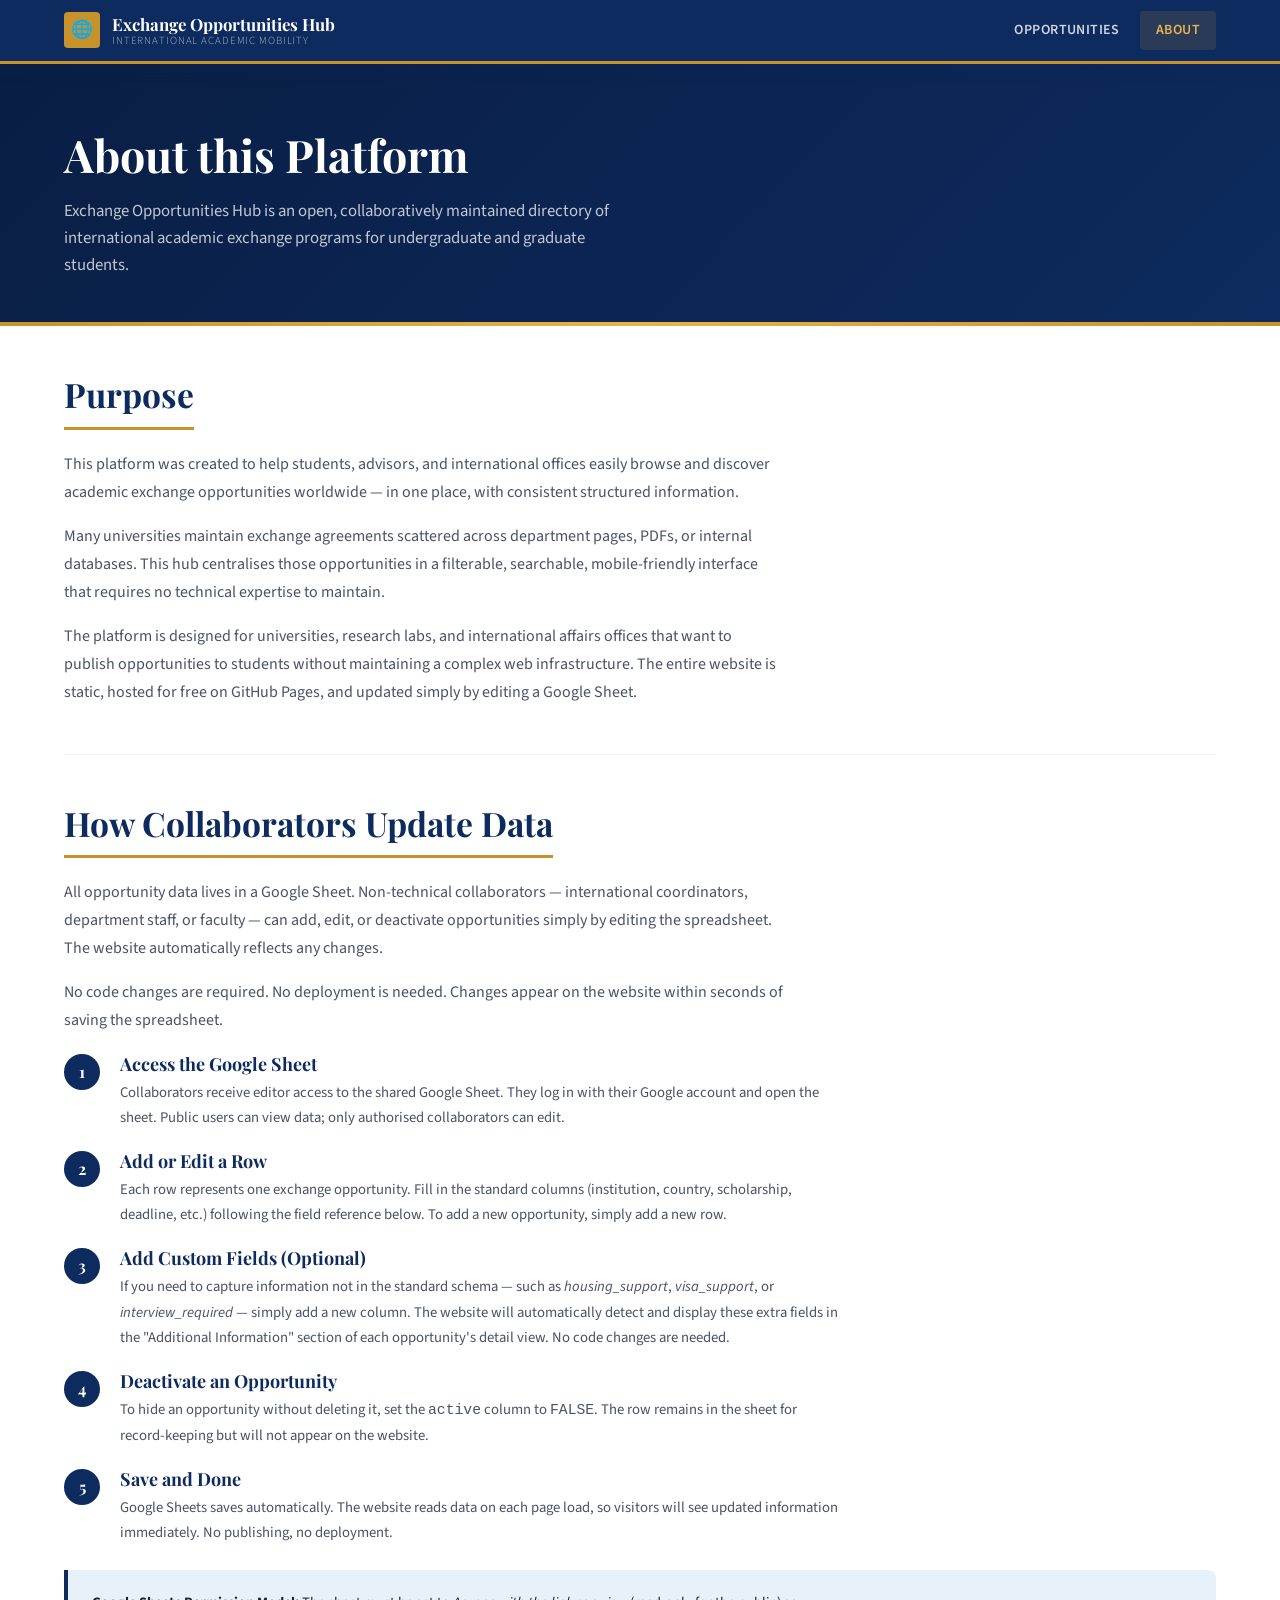
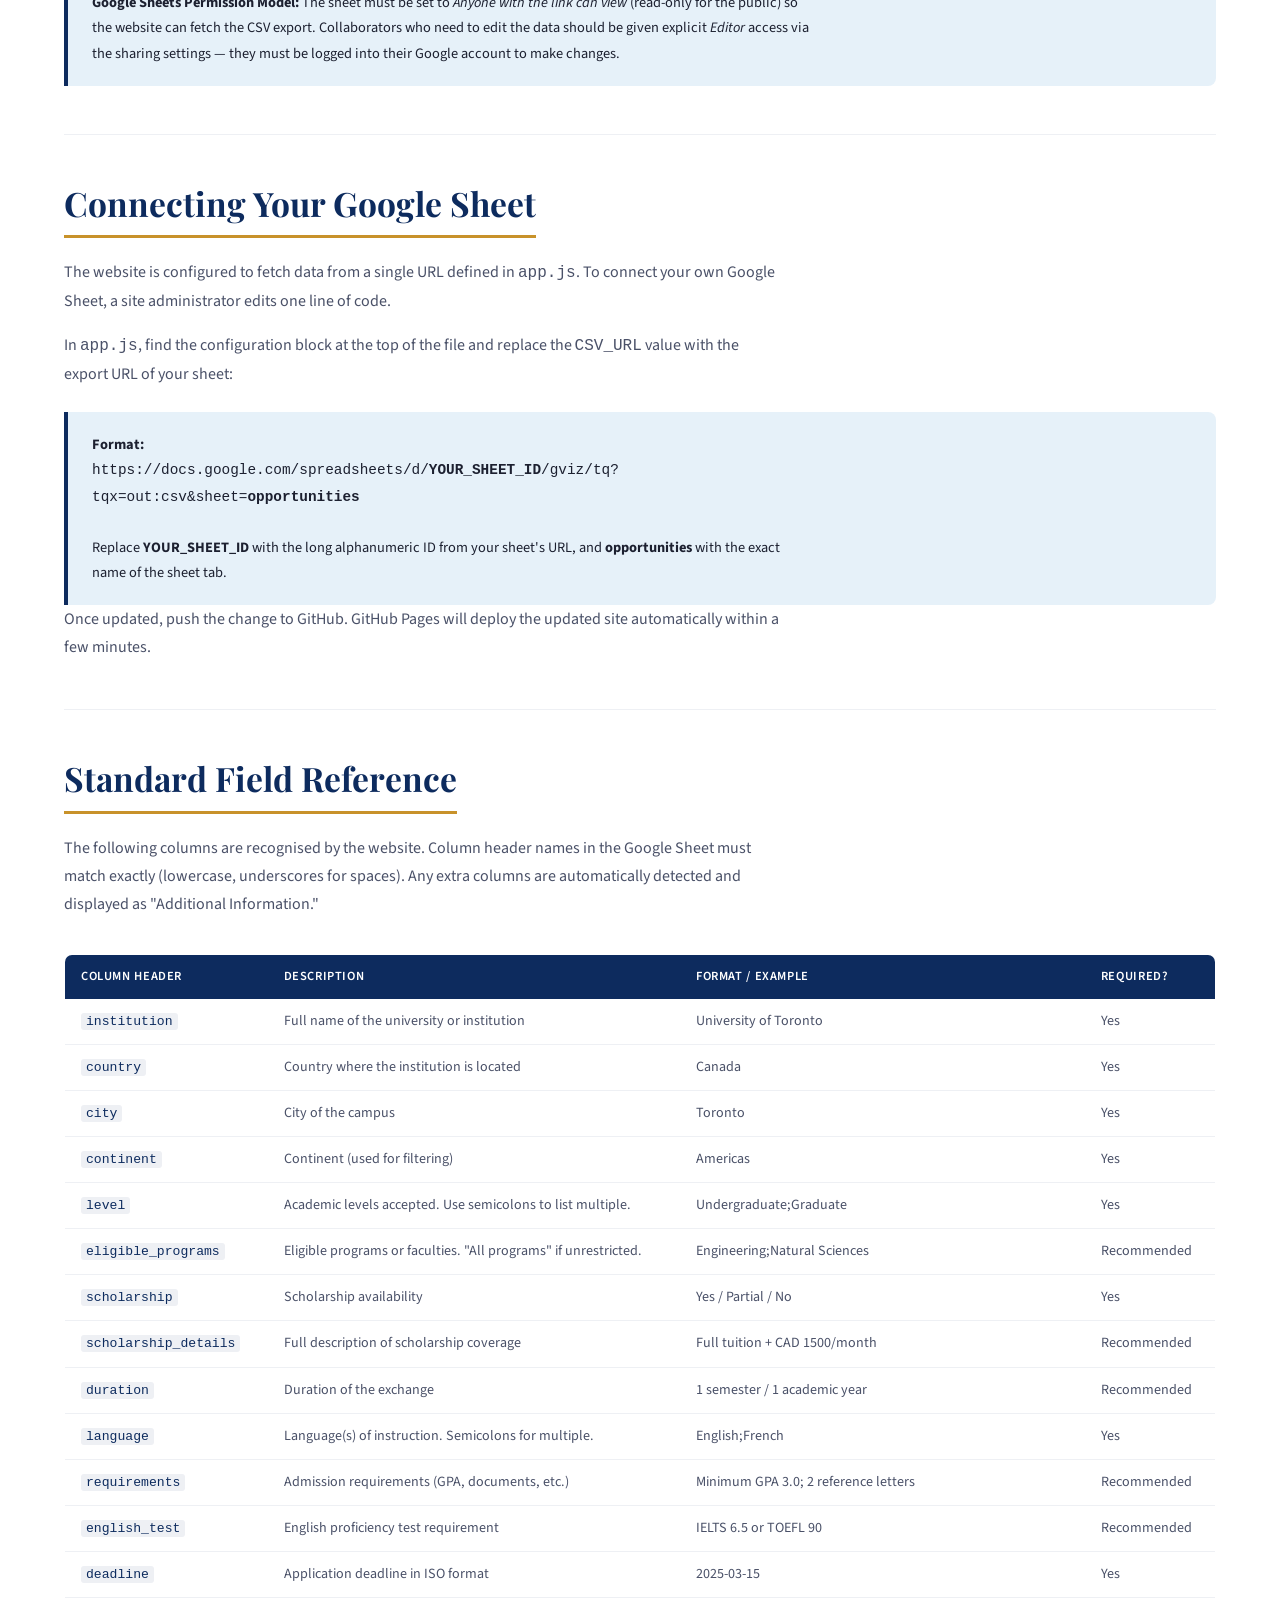
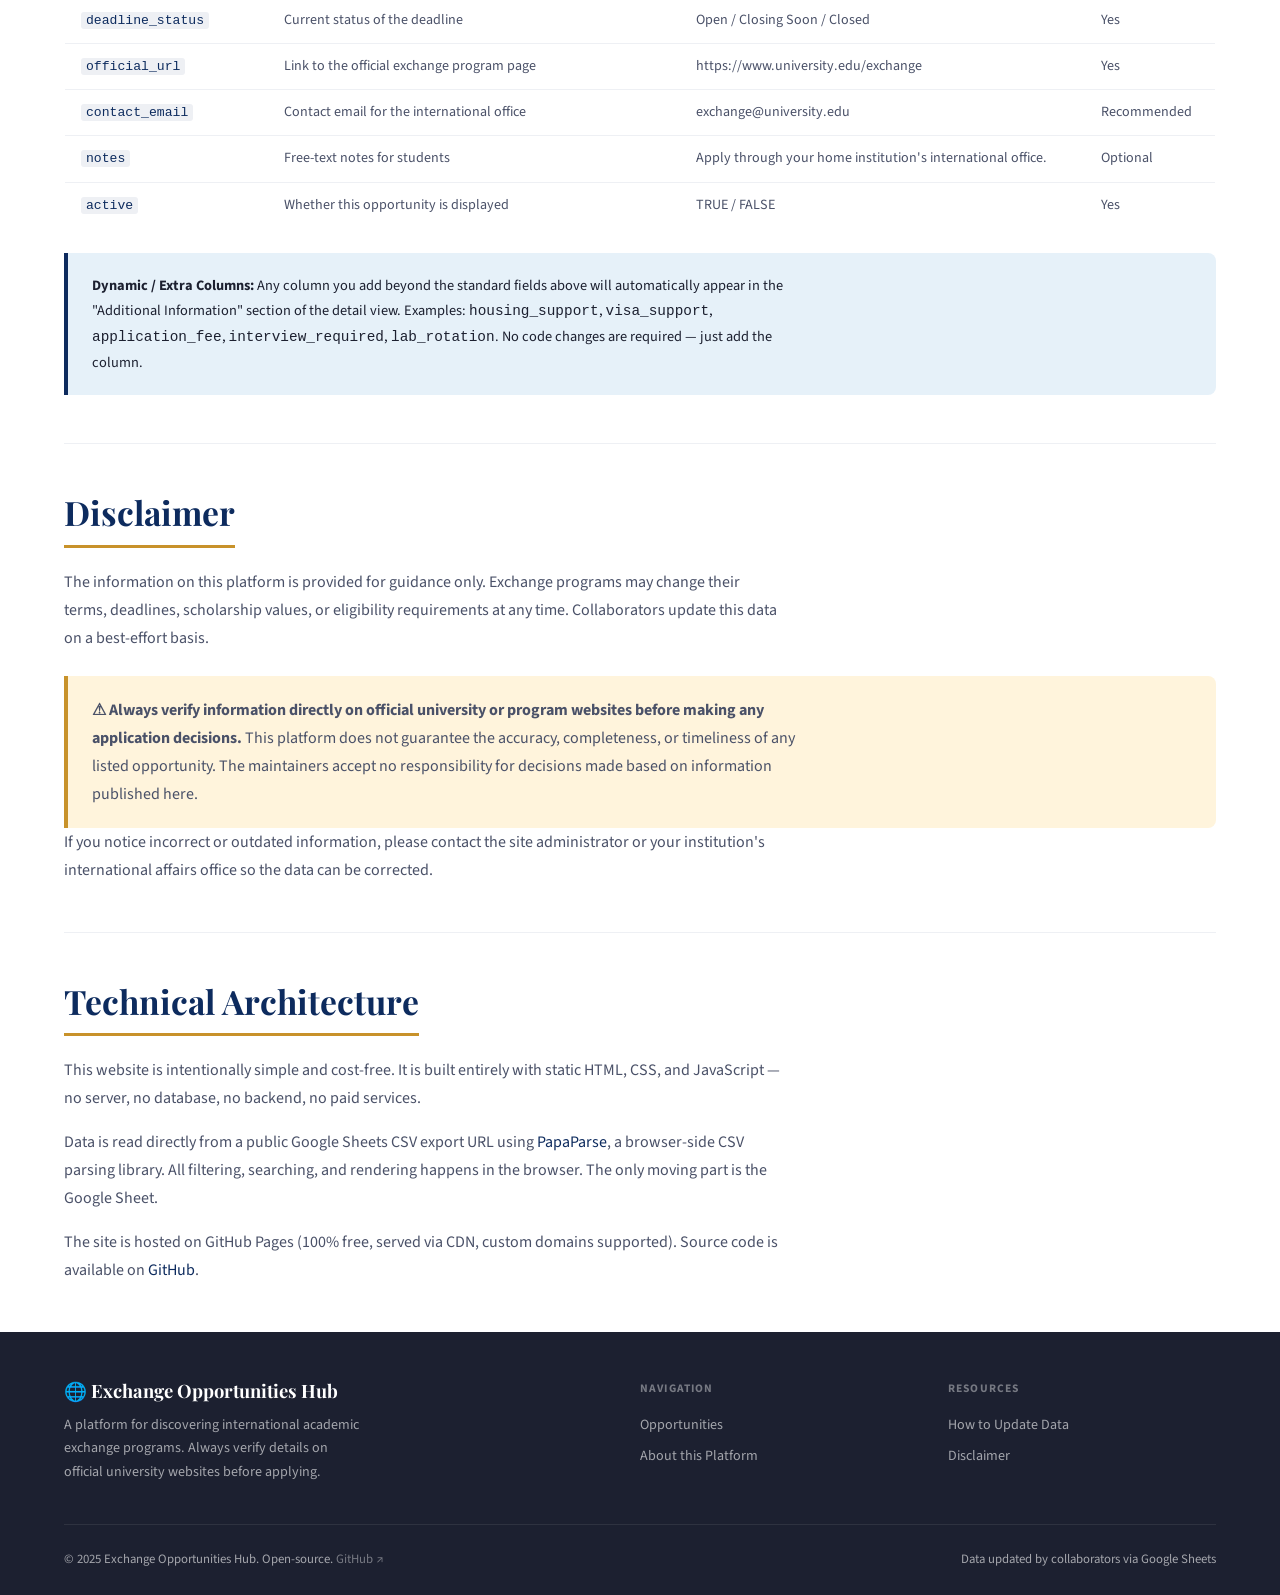
<file: about.html>
<!DOCTYPE html>
<html lang="en">
<head>
  <meta charset="UTF-8" />
  <meta name="viewport" content="width=device-width, initial-scale=1.0" />
  <meta name="description" content="About the Exchange Opportunities Hub — learn how the platform works, how data is updated, and our disclaimer." />
  <meta name="theme-color" content="#0D2B5E" />

  <title>About — Exchange Opportunities Hub</title>

  <link rel="stylesheet" href="styles.css" />
</head>
<body>

  <!-- ════════════════════════════════════════════
       HEADER / NAVIGATION
  ════════════════════════════════════════════ -->
  <header class="site-header" role="banner">
    <div class="container header-inner">

      <a href="index.html" class="site-logo" aria-label="Exchange Opportunities Hub — Home">
        <div class="logo-icon" aria-hidden="true">🌐</div>
        <div class="logo-text">
          Exchange Opportunities Hub
          <span>International Academic Mobility</span>
        </div>
      </a>

      <button class="nav-toggle" id="nav-toggle" aria-label="Toggle navigation menu" aria-expanded="false" aria-controls="site-nav">
        <span></span>
        <span></span>
        <span></span>
      </button>

      <nav class="site-nav" id="site-nav" role="navigation" aria-label="Main navigation">
        <a href="index.html" class="nav-link">Opportunities</a>
        <a href="about.html" class="nav-link active">About</a>
      </nav>

    </div>
  </header>

  <!-- ════════════════════════════════════════════
       ABOUT HERO
  ════════════════════════════════════════════ -->
  <section class="about-hero" aria-labelledby="about-heading">
    <div class="container">
      <h1 id="about-heading">About this Platform</h1>
      <p>
        Exchange Opportunities Hub is an open, collaboratively maintained directory of international
        academic exchange programs for undergraduate and graduate students.
      </p>
    </div>
  </section>

  <!-- ════════════════════════════════════════════
       MAIN CONTENT
  ════════════════════════════════════════════ -->
  <main role="main" id="main-content">
    <div class="container">

      <!-- ── Purpose ── -->
      <section class="about-section" aria-labelledby="purpose-heading">
        <h2 id="purpose-heading">Purpose</h2>

        <p>
          This platform was created to help students, advisors, and international offices easily browse
          and discover academic exchange opportunities worldwide — in one place, with consistent
          structured information.
        </p>

        <p>
          Many universities maintain exchange agreements scattered across department pages, PDFs, or
          internal databases. This hub centralises those opportunities in a filterable, searchable,
          mobile-friendly interface that requires no technical expertise to maintain.
        </p>

        <p>
          The platform is designed for universities, research labs, and international affairs offices
          that want to publish opportunities to students without maintaining a complex web infrastructure.
          The entire website is static, hosted for free on GitHub Pages, and updated simply by editing
          a Google Sheet.
        </p>
      </section>

      <!-- ── How data is updated ── -->
      <section class="about-section" id="update-data" aria-labelledby="update-heading">
        <h2 id="update-heading">How Collaborators Update Data</h2>

        <p>
          All opportunity data lives in a Google Sheet. Non-technical collaborators — international
          coordinators, department staff, or faculty — can add, edit, or deactivate opportunities
          simply by editing the spreadsheet. The website automatically reflects any changes.
        </p>

        <p>
          No code changes are required. No deployment is needed. Changes appear on the website within
          seconds of saving the spreadsheet.
        </p>

        <div class="steps-list" role="list">

          <div class="step-item" role="listitem">
            <div class="step-number" aria-hidden="true">1</div>
            <div class="step-content">
              <h4>Access the Google Sheet</h4>
              <p>
                Collaborators receive editor access to the shared Google Sheet. They log in with their
                Google account and open the sheet. Public users can view data; only authorised
                collaborators can edit.
              </p>
            </div>
          </div>

          <div class="step-item" role="listitem">
            <div class="step-number" aria-hidden="true">2</div>
            <div class="step-content">
              <h4>Add or Edit a Row</h4>
              <p>
                Each row represents one exchange opportunity. Fill in the standard columns
                (institution, country, scholarship, deadline, etc.) following the field reference
                below. To add a new opportunity, simply add a new row.
              </p>
            </div>
          </div>

          <div class="step-item" role="listitem">
            <div class="step-number" aria-hidden="true">3</div>
            <div class="step-content">
              <h4>Add Custom Fields (Optional)</h4>
              <p>
                If you need to capture information not in the standard schema — such as
                <em>housing_support</em>, <em>visa_support</em>, or <em>interview_required</em> —
                simply add a new column. The website will automatically detect and display
                these extra fields in the "Additional Information" section of each opportunity's
                detail view. No code changes are needed.
              </p>
            </div>
          </div>

          <div class="step-item" role="listitem">
            <div class="step-number" aria-hidden="true">4</div>
            <div class="step-content">
              <h4>Deactivate an Opportunity</h4>
              <p>
                To hide an opportunity without deleting it, set the <code>active</code> column to
                <code>FALSE</code>. The row remains in the sheet for record-keeping but will not
                appear on the website.
              </p>
            </div>
          </div>

          <div class="step-item" role="listitem">
            <div class="step-number" aria-hidden="true">5</div>
            <div class="step-content">
              <h4>Save and Done</h4>
              <p>
                Google Sheets saves automatically. The website reads data on each page load, so
                visitors will see updated information immediately. No publishing, no deployment.
              </p>
            </div>
          </div>

        </div>

        <div class="info-box">
          <p>
            <strong>Google Sheets Permission Model:</strong> The sheet must be set to
            <em>Anyone with the link can view</em> (read-only for the public) so the website
            can fetch the CSV export. Collaborators who need to edit the data should be given
            explicit <em>Editor</em> access via the sharing settings — they must be logged into
            their Google account to make changes.
          </p>
        </div>

      </section>

      <!-- ── Google Sheets Setup ── -->
      <section class="about-section" aria-labelledby="sheets-heading">
        <h2 id="sheets-heading">Connecting Your Google Sheet</h2>

        <p>
          The website is configured to fetch data from a single URL defined in <code>app.js</code>.
          To connect your own Google Sheet, a site administrator edits one line of code.
        </p>

        <p>
          In <code>app.js</code>, find the configuration block at the top of the file and replace
          the <code>CSV_URL</code> value with the export URL of your sheet:
        </p>

        <div class="info-box">
          <p>
            <strong>Format:</strong><br>
            <code>
              https://docs.google.com/spreadsheets/d/<strong>YOUR_SHEET_ID</strong>/gviz/tq?tqx=out:csv&amp;sheet=<strong>opportunities</strong>
            </code><br><br>
            Replace <strong>YOUR_SHEET_ID</strong> with the long alphanumeric ID from your sheet's
            URL, and <strong>opportunities</strong> with the exact name of the sheet tab.
          </p>
        </div>

        <p>
          Once updated, push the change to GitHub. GitHub Pages will deploy the updated site
          automatically within a few minutes.
        </p>
      </section>

      <!-- ── Field Reference ── -->
      <section class="about-section" aria-labelledby="fields-heading">
        <h2 id="fields-heading">Standard Field Reference</h2>

        <p>
          The following columns are recognised by the website. Column header names in the Google
          Sheet must match exactly (lowercase, underscores for spaces). Any extra columns are
          automatically detected and displayed as "Additional Information."
        </p>

        <div style="overflow-x:auto;">
          <table class="fields-table" aria-label="Standard data fields">
            <thead>
              <tr>
                <th>Column Header</th>
                <th>Description</th>
                <th>Format / Example</th>
                <th>Required?</th>
              </tr>
            </thead>
            <tbody>
              <tr>
                <td><code>institution</code></td>
                <td>Full name of the university or institution</td>
                <td>University of Toronto</td>
                <td>Yes</td>
              </tr>
              <tr>
                <td><code>country</code></td>
                <td>Country where the institution is located</td>
                <td>Canada</td>
                <td>Yes</td>
              </tr>
              <tr>
                <td><code>city</code></td>
                <td>City of the campus</td>
                <td>Toronto</td>
                <td>Yes</td>
              </tr>
              <tr>
                <td><code>continent</code></td>
                <td>Continent (used for filtering)</td>
                <td>Americas</td>
                <td>Yes</td>
              </tr>
              <tr>
                <td><code>level</code></td>
                <td>Academic levels accepted. Use semicolons to list multiple.</td>
                <td>Undergraduate;Graduate</td>
                <td>Yes</td>
              </tr>
              <tr>
                <td><code>eligible_programs</code></td>
                <td>Eligible programs or faculties. "All programs" if unrestricted.</td>
                <td>Engineering;Natural Sciences</td>
                <td>Recommended</td>
              </tr>
              <tr>
                <td><code>scholarship</code></td>
                <td>Scholarship availability</td>
                <td>Yes / Partial / No</td>
                <td>Yes</td>
              </tr>
              <tr>
                <td><code>scholarship_details</code></td>
                <td>Full description of scholarship coverage</td>
                <td>Full tuition + CAD 1500/month</td>
                <td>Recommended</td>
              </tr>
              <tr>
                <td><code>duration</code></td>
                <td>Duration of the exchange</td>
                <td>1 semester / 1 academic year</td>
                <td>Recommended</td>
              </tr>
              <tr>
                <td><code>language</code></td>
                <td>Language(s) of instruction. Semicolons for multiple.</td>
                <td>English;French</td>
                <td>Yes</td>
              </tr>
              <tr>
                <td><code>requirements</code></td>
                <td>Admission requirements (GPA, documents, etc.)</td>
                <td>Minimum GPA 3.0; 2 reference letters</td>
                <td>Recommended</td>
              </tr>
              <tr>
                <td><code>english_test</code></td>
                <td>English proficiency test requirement</td>
                <td>IELTS 6.5 or TOEFL 90</td>
                <td>Recommended</td>
              </tr>
              <tr>
                <td><code>deadline</code></td>
                <td>Application deadline in ISO format</td>
                <td>2025-03-15</td>
                <td>Yes</td>
              </tr>
              <tr>
                <td><code>deadline_status</code></td>
                <td>Current status of the deadline</td>
                <td>Open / Closing Soon / Closed</td>
                <td>Yes</td>
              </tr>
              <tr>
                <td><code>official_url</code></td>
                <td>Link to the official exchange program page</td>
                <td>https://www.university.edu/exchange</td>
                <td>Yes</td>
              </tr>
              <tr>
                <td><code>contact_email</code></td>
                <td>Contact email for the international office</td>
                <td>exchange@university.edu</td>
                <td>Recommended</td>
              </tr>
              <tr>
                <td><code>notes</code></td>
                <td>Free-text notes for students</td>
                <td>Apply through your home institution's international office.</td>
                <td>Optional</td>
              </tr>
              <tr>
                <td><code>active</code></td>
                <td>Whether this opportunity is displayed</td>
                <td>TRUE / FALSE</td>
                <td>Yes</td>
              </tr>
            </tbody>
          </table>
        </div>

        <div class="info-box" style="margin-top: var(--space-6);">
          <p>
            <strong>Dynamic / Extra Columns:</strong> Any column you add beyond the standard fields
            above will automatically appear in the "Additional Information" section of the detail
            view. Examples: <code>housing_support</code>, <code>visa_support</code>,
            <code>application_fee</code>, <code>interview_required</code>, <code>lab_rotation</code>.
            No code changes are required — just add the column.
          </p>
        </div>

      </section>

      <!-- ── Disclaimer ── -->
      <section class="about-section" id="disclaimer" aria-labelledby="disclaimer-heading">
        <h2 id="disclaimer-heading">Disclaimer</h2>

        <p>
          The information on this platform is provided for guidance only. Exchange programs may
          change their terms, deadlines, scholarship values, or eligibility requirements at any time.
          Collaborators update this data on a best-effort basis.
        </p>

        <div class="warning-box">
          <p>
            <strong>⚠ Always verify information directly on official university or program websites
            before making any application decisions.</strong> This platform does not guarantee the
            accuracy, completeness, or timeliness of any listed opportunity. The maintainers accept
            no responsibility for decisions made based on information published here.
          </p>
        </div>

        <p>
          If you notice incorrect or outdated information, please contact the site administrator
          or your institution's international affairs office so the data can be corrected.
        </p>

      </section>

      <!-- ── Technical / Open Source ── -->
      <section class="about-section" aria-labelledby="tech-heading">
        <h2 id="tech-heading">Technical Architecture</h2>

        <p>
          This website is intentionally simple and cost-free. It is built entirely with static HTML,
          CSS, and JavaScript — no server, no database, no backend, no paid services.
        </p>

        <p>
          Data is read directly from a public Google Sheets CSV export URL using
          <a href="https://www.papaparse.com" target="_blank" rel="noopener noreferrer">PapaParse</a>,
          a browser-side CSV parsing library. All filtering, searching, and rendering happens in the
          browser. The only moving part is the Google Sheet.
        </p>

        <p>
          The site is hosted on GitHub Pages (100% free, served via CDN, custom domains supported).
          Source code is available on
          <a href="https://github.com/bme-research/exchangeopportunitieshub"
            target="_blank" rel="noopener noreferrer">GitHub</a>.
        </p>

      </section>

    </div><!-- /container -->
  </main>

  <!-- ════════════════════════════════════════════
       FOOTER
  ════════════════════════════════════════════ -->
  <footer class="site-footer" role="contentinfo">
    <div class="container">
      <div class="footer-inner">

        <div class="footer-brand">
          <span class="logo-text">🌐 Exchange Opportunities Hub</span>
          <p>
            A platform for discovering international academic exchange programs.
            Always verify details on official university websites before applying.
          </p>
        </div>

        <div>
          <div class="footer-col-title">Navigation</div>
          <div class="footer-links">
            <a href="index.html">Opportunities</a>
            <a href="about.html">About this Platform</a>
          </div>
        </div>

        <div>
          <div class="footer-col-title">Resources</div>
          <div class="footer-links">
            <a href="about.html#update-data">How to Update Data</a>
            <a href="about.html#disclaimer">Disclaimer</a>
          </div>
        </div>

      </div>

      <div class="footer-bottom">
        <span>© 2025 Exchange Opportunities Hub. Open-source. <a href="https://github.com/bme-research/exchangeopportunitieshub" target="_blank" rel="noopener noreferrer">GitHub ↗</a></span>
        <span>Data updated by collaborators via Google Sheets</span>
      </div>

    </div>
  </footer>

  <!-- Application JS (handles nav toggle) -->
  <script src="app.js"></script>

</body>
</html>
</file>
<file: styles.css>
/* ============================================================
   Exchange Opportunities Hub — Stylesheet
   Institutional / University Design System
   ============================================================ */

/* ── Google Fonts ─────────────────────────────────────────── */
@import url('https://fonts.googleapis.com/css2?family=Playfair+Display:wght@600;700&family=Source+Sans+3:ital,wght@0,300;0,400;0,600;0,700;1,400&display=swap');

/* ── CSS Custom Properties ────────────────────────────────── */
:root {
  /* Core palette */
  --color-primary:       #0D2B5E;   /* deep institutional navy */
  --color-primary-dark:  #091E45;
  --color-primary-light: #1A3F7A;
  --color-accent:        #C8922A;   /* academic gold */
  --color-accent-light:  #E8B34B;

  /* Neutrals */
  --color-white:         #FFFFFF;
  --color-gray-50:       #F7F8FA;
  --color-gray-100:      #EEF0F4;
  --color-gray-200:      #DEE1E8;
  --color-gray-300:      #BCC1CC;
  --color-gray-500:      #7A8196;
  --color-gray-700:      #4A5168;
  --color-gray-900:      #1C2030;

  /* Semantic */
  --color-success:       #1A6B3C;
  --color-success-bg:    #EAF6EF;
  --color-warning:       #8B5A00;
  --color-warning-bg:    #FFF4DC;
  --color-danger:        #8B1A1A;
  --color-danger-bg:     #FCEAEA;
  --color-info:          #0D4D7A;
  --color-info-bg:       #E6F1F9;

  /* Typography */
  --font-display:  'Playfair Display', Georgia, serif;
  --font-body:     'Source Sans 3', 'Helvetica Neue', Arial, sans-serif;

  /* Spacing scale */
  --space-1:  4px;
  --space-2:  8px;
  --space-3:  12px;
  --space-4:  16px;
  --space-5:  20px;
  --space-6:  24px;
  --space-8:  32px;
  --space-10: 40px;
  --space-12: 48px;
  --space-16: 64px;
  --space-20: 80px;

  /* Borders & Radii */
  --radius-sm:  4px;
  --radius-md:  8px;
  --radius-lg:  12px;
  --radius-xl:  16px;

  /* Shadows */
  --shadow-sm:  0 1px 3px rgba(13,43,94,0.08), 0 1px 2px rgba(13,43,94,0.06);
  --shadow-md:  0 4px 12px rgba(13,43,94,0.10), 0 2px 4px rgba(13,43,94,0.07);
  --shadow-lg:  0 12px 32px rgba(13,43,94,0.14), 0 4px 8px rgba(13,43,94,0.08);
  --shadow-xl:  0 24px 48px rgba(13,43,94,0.18), 0 8px 16px rgba(13,43,94,0.10);

  /* Transitions */
  --transition-fast:   150ms ease;
  --transition-normal: 250ms ease;
  --transition-slow:   400ms ease;

  /* Layout */
  --container-max:  1200px;
  --header-height:  64px;
}

/* ── Reset & Base ─────────────────────────────────────────── */
*, *::before, *::after {
  box-sizing: border-box;
  margin: 0;
  padding: 0;
}

html {
  font-size: 16px;
  scroll-behavior: smooth;
  -webkit-text-size-adjust: 100%;
}

body {
  font-family: var(--font-body);
  font-size: 1rem;
  font-weight: 400;
  line-height: 1.6;
  color: var(--color-gray-900);
  background: var(--color-white);
  -webkit-font-smoothing: antialiased;
  -moz-osx-font-smoothing: grayscale;
}

img { display: block; max-width: 100%; }
a  { color: var(--color-primary); text-decoration: none; }
a:hover { text-decoration: underline; }

ul, ol { list-style: none; }

/* ── Typography helpers ───────────────────────────────────── */
.display-font { font-family: var(--font-display); }

h1, h2, h3, h4, h5 {
  font-family: var(--font-display);
  font-weight: 700;
  line-height: 1.2;
  color: var(--color-primary);
}

h1 { font-size: clamp(1.75rem, 4vw, 2.8rem); }
h2 { font-size: clamp(1.4rem, 3vw, 2.1rem); }
h3 { font-size: clamp(1.15rem, 2.5vw, 1.5rem); }
h4 { font-size: 1.125rem; }

/* ── Layout Utilities ─────────────────────────────────────── */
.container {
  width: 100%;
  max-width: var(--container-max);
  margin: 0 auto;
  padding: 0 var(--space-6);
}

@media (max-width: 640px) {
  .container { padding: 0 var(--space-4); }
}

.section-pad {
  padding: var(--space-16) 0;
}

.sr-only {
  position: absolute;
  width: 1px; height: 1px;
  padding: 0; margin: -1px;
  overflow: hidden;
  clip: rect(0,0,0,0);
  white-space: nowrap;
  border: 0;
}

/* ── Header / Navigation ──────────────────────────────────── */
.site-header {
  position: sticky;
  top: 0;
  z-index: 100;
  background: var(--color-primary);
  border-bottom: 3px solid var(--color-accent);
  height: var(--header-height);
  display: flex;
  align-items: center;
  box-shadow: 0 2px 16px rgba(13,43,94,0.25);
}

.header-inner {
  display: flex;
  align-items: center;
  justify-content: space-between;
  width: 100%;
}

.site-logo {
  display: flex;
  align-items: center;
  gap: var(--space-3);
  text-decoration: none;
  flex-shrink: 0;
}

.logo-icon {
  width: 36px;
  height: 36px;
  background: var(--color-accent);
  border-radius: var(--radius-sm);
  display: flex;
  align-items: center;
  justify-content: center;
  font-size: 1.1rem;
  flex-shrink: 0;
}

.logo-text {
  font-family: var(--font-display);
  font-size: 1.05rem;
  font-weight: 700;
  color: var(--color-white);
  line-height: 1.2;
}

.logo-text span {
  display: block;
  font-family: var(--font-body);
  font-size: 0.68rem;
  font-weight: 300;
  letter-spacing: 0.08em;
  text-transform: uppercase;
  color: rgba(255,255,255,0.65);
}

.site-nav {
  display: flex;
  align-items: center;
  gap: var(--space-1);
}

.nav-link {
  font-family: var(--font-body);
  font-size: 0.875rem;
  font-weight: 600;
  letter-spacing: 0.03em;
  text-transform: uppercase;
  color: rgba(255,255,255,0.8);
  text-decoration: none;
  padding: var(--space-2) var(--space-4);
  border-radius: var(--radius-sm);
  transition: color var(--transition-fast), background var(--transition-fast);
}

.nav-link:hover {
  color: var(--color-white);
  background: rgba(255,255,255,0.10);
  text-decoration: none;
}

.nav-link.active {
  color: var(--color-accent-light);
  background: rgba(200,146,42,0.15);
}

/* Mobile nav toggle */
.nav-toggle {
  display: none;
  flex-direction: column;
  gap: 5px;
  background: none;
  border: none;
  cursor: pointer;
  padding: var(--space-2);
}

.nav-toggle span {
  display: block;
  width: 22px;
  height: 2px;
  background: var(--color-white);
  border-radius: 2px;
  transition: transform var(--transition-normal), opacity var(--transition-normal);
}

@media (max-width: 680px) {
  .nav-toggle { display: flex; }

  .site-nav {
    position: absolute;
    top: var(--header-height);
    left: 0;
    right: 0;
    background: var(--color-primary-dark);
    flex-direction: column;
    align-items: stretch;
    gap: 0;
    border-top: 1px solid rgba(255,255,255,0.1);
    display: none;
    z-index: 200;
  }

  .site-nav.open {
    display: flex;
  }

  .nav-link {
    padding: var(--space-4) var(--space-6);
    border-radius: 0;
    border-bottom: 1px solid rgba(255,255,255,0.07);
    font-size: 0.9rem;
  }
}

/* ── Hero Section ─────────────────────────────────────────── */
.hero {
  background: linear-gradient(135deg, var(--color-primary-dark) 0%, var(--color-primary) 55%, var(--color-primary-light) 100%);
  position: relative;
  overflow: hidden;
  padding: var(--space-20) 0 var(--space-16);
}

/* Decorative academic pattern overlay */
.hero::before {
  content: '';
  position: absolute;
  inset: 0;
  background-image:
    radial-gradient(circle at 20% 50%, rgba(200,146,42,0.08) 0%, transparent 50%),
    radial-gradient(circle at 80% 20%, rgba(255,255,255,0.04) 0%, transparent 40%);
  pointer-events: none;
}

.hero::after {
  content: '';
  position: absolute;
  bottom: 0;
  left: 0;
  right: 0;
  height: 4px;
  background: linear-gradient(90deg, var(--color-accent), var(--color-accent-light), var(--color-accent));
}

.hero-content {
  position: relative;
  z-index: 1;
  text-align: center;
  max-width: 780px;
  margin: 0 auto;
}

.hero-eyebrow {
  display: inline-flex;
  align-items: center;
  gap: var(--space-2);
  font-family: var(--font-body);
  font-size: 0.75rem;
  font-weight: 600;
  letter-spacing: 0.12em;
  text-transform: uppercase;
  color: var(--color-accent-light);
  margin-bottom: var(--space-5);
}

.hero-eyebrow::before,
.hero-eyebrow::after {
  content: '';
  display: block;
  width: 24px;
  height: 1px;
  background: var(--color-accent);
}

.hero h1 {
  font-family: var(--font-display);
  color: var(--color-white);
  margin-bottom: var(--space-5);
}

.hero h1 em {
  font-style: normal;
  color: var(--color-accent-light);
}

.hero-subtitle {
  font-size: 1.125rem;
  font-weight: 300;
  color: rgba(255,255,255,0.80);
  line-height: 1.7;
  margin-bottom: var(--space-8);
  max-width: 580px;
  margin-left: auto;
  margin-right: auto;
}

.hero-stats {
  display: flex;
  justify-content: center;
  gap: var(--space-10);
  flex-wrap: wrap;
}

.stat-item {
  text-align: center;
}

.stat-number {
  display: block;
  font-family: var(--font-display);
  font-size: 2rem;
  font-weight: 700;
  color: var(--color-accent-light);
  line-height: 1;
}

.stat-label {
  display: block;
  font-size: 0.75rem;
  font-weight: 600;
  letter-spacing: 0.08em;
  text-transform: uppercase;
  color: rgba(255,255,255,0.55);
  margin-top: var(--space-1);
}

/* ── Filters / Search Panel ───────────────────────────────── */
.filters-section {
  background: var(--color-white);
  border-bottom: 1px solid var(--color-gray-200);
  padding: var(--space-8) 0;
  position: sticky;
  top: var(--header-height);
  z-index: 50;
  box-shadow: 0 2px 12px rgba(13,43,94,0.06);
}

.filters-header {
  display: flex;
  align-items: center;
  justify-content: space-between;
  margin-bottom: var(--space-5);
  flex-wrap: wrap;
  gap: var(--space-3);
}

.filters-title {
  font-family: var(--font-body);
  font-size: 0.8rem;
  font-weight: 700;
  letter-spacing: 0.1em;
  text-transform: uppercase;
  color: var(--color-gray-500);
}

.filters-clear {
  background: none;
  border: 1px solid var(--color-gray-300);
  border-radius: var(--radius-sm);
  padding: var(--space-1) var(--space-3);
  font-family: var(--font-body);
  font-size: 0.8rem;
  color: var(--color-gray-700);
  cursor: pointer;
  transition: all var(--transition-fast);
  display: none;
}

.filters-clear.visible {
  display: inline-block;
}

.filters-clear:hover {
  background: var(--color-gray-100);
  border-color: var(--color-gray-500);
}

.search-bar {
  position: relative;
  margin-bottom: var(--space-5);
}

.search-bar input {
  width: 100%;
  padding: var(--space-3) var(--space-4) var(--space-3) var(--space-10);
  font-family: var(--font-body);
  font-size: 0.95rem;
  border: 2px solid var(--color-gray-200);
  border-radius: var(--radius-md);
  background: var(--color-gray-50);
  color: var(--color-gray-900);
  transition: border-color var(--transition-fast), box-shadow var(--transition-fast), background var(--transition-fast);
  outline: none;
}

.search-bar input:focus {
  border-color: var(--color-primary);
  background: var(--color-white);
  box-shadow: 0 0 0 3px rgba(13,43,94,0.10);
}

.search-bar input::placeholder {
  color: var(--color-gray-300);
}

.search-icon {
  position: absolute;
  left: var(--space-3);
  top: 50%;
  transform: translateY(-50%);
  color: var(--color-gray-500);
  font-size: 1rem;
  pointer-events: none;
}

.filters-grid {
  display: grid;
  grid-template-columns: repeat(auto-fill, minmax(160px, 1fr));
  gap: var(--space-3);
}

.filter-group {
  display: flex;
  flex-direction: column;
  gap: var(--space-1);
}

.filter-label {
  font-size: 0.72rem;
  font-weight: 700;
  letter-spacing: 0.07em;
  text-transform: uppercase;
  color: var(--color-gray-500);
}

.filter-select {
  padding: var(--space-2) var(--space-3);
  font-family: var(--font-body);
  font-size: 0.875rem;
  border: 1px solid var(--color-gray-200);
  border-radius: var(--radius-sm);
  background: var(--color-gray-50);
  color: var(--color-gray-700);
  cursor: pointer;
  transition: border-color var(--transition-fast);
  outline: none;
  appearance: none;
  background-image: url("data:image/svg+xml,%3Csvg xmlns='http://www.w3.org/2000/svg' width='10' height='6' viewBox='0 0 10 6'%3E%3Cpath d='M1 1l4 4 4-4' stroke='%237A8196' stroke-width='1.5' fill='none' stroke-linecap='round' stroke-linejoin='round'/%3E%3C/svg%3E");
  background-repeat: no-repeat;
  background-position: right 10px center;
  padding-right: var(--space-8);
}

.filter-select:focus {
  border-color: var(--color-primary);
  box-shadow: 0 0 0 2px rgba(13,43,94,0.10);
}

/* ── Results Section ──────────────────────────────────────── */
.results-section {
  background: var(--color-gray-50);
  min-height: 400px;
  padding: var(--space-10) 0 var(--space-16);
}

.results-header {
  display: flex;
  align-items: center;
  justify-content: space-between;
  margin-bottom: var(--space-6);
  flex-wrap: wrap;
  gap: var(--space-3);
}

.results-count {
  font-size: 0.9rem;
  color: var(--color-gray-700);
}

.results-count strong {
  color: var(--color-primary);
  font-weight: 700;
}

.sort-control {
  display: flex;
  align-items: center;
  gap: var(--space-2);
  font-size: 0.85rem;
  color: var(--color-gray-700);
}

.sort-control select {
  font-family: var(--font-body);
  font-size: 0.85rem;
  border: 1px solid var(--color-gray-200);
  border-radius: var(--radius-sm);
  padding: var(--space-1) var(--space-3);
  background: var(--color-white);
  cursor: pointer;
  outline: none;
}

/* ── Opportunity Cards ────────────────────────────────────── */
.cards-grid {
  display: grid;
  grid-template-columns: repeat(auto-fill, minmax(320px, 1fr));
  gap: var(--space-6);
}

@media (max-width: 480px) {
  .cards-grid { grid-template-columns: 1fr; }
}

.opp-card {
  background: var(--color-white);
  border: 1px solid var(--color-gray-200);
  border-radius: var(--radius-lg);
  overflow: hidden;
  box-shadow: var(--shadow-sm);
  display: flex;
  flex-direction: column;
  transition: transform var(--transition-normal), box-shadow var(--transition-normal), border-color var(--transition-normal);
  cursor: pointer;
}

.opp-card:hover {
  transform: translateY(-3px);
  box-shadow: var(--shadow-lg);
  border-color: var(--color-primary-light);
}

.card-header {
  padding: var(--space-5) var(--space-5) var(--space-4);
  border-bottom: 1px solid var(--color-gray-100);
  display: flex;
  align-items: flex-start;
  gap: var(--space-3);
}

.card-flag {
  font-size: 1.75rem;
  line-height: 1;
  flex-shrink: 0;
  margin-top: 2px;
}

.card-institution-info {
  flex: 1;
  min-width: 0;
}

.card-institution {
  font-family: var(--font-display);
  font-size: 1.05rem;
  font-weight: 700;
  color: var(--color-primary);
  line-height: 1.25;
  margin-bottom: var(--space-1);
}

.card-location {
  font-size: 0.82rem;
  color: var(--color-gray-500);
  display: flex;
  align-items: center;
  gap: 4px;
}

.card-location::before {
  content: '📍';
  font-size: 0.75rem;
}

.card-body {
  padding: var(--space-4) var(--space-5);
  flex: 1;
  display: flex;
  flex-direction: column;
  gap: var(--space-3);
}

.card-meta-row {
  display: flex;
  flex-wrap: wrap;
  gap: var(--space-2);
}

/* Badges */
.badge {
  display: inline-flex;
  align-items: center;
  gap: 4px;
  padding: 3px 10px;
  border-radius: 20px;
  font-size: 0.72rem;
  font-weight: 600;
  letter-spacing: 0.04em;
  text-transform: uppercase;
  white-space: nowrap;
}

.badge-level {
  background: var(--color-info-bg);
  color: var(--color-info);
}

.badge-scholarship-yes {
  background: var(--color-success-bg);
  color: var(--color-success);
}

.badge-scholarship-partial {
  background: var(--color-warning-bg);
  color: var(--color-warning);
}

.badge-scholarship-no {
  background: var(--color-gray-100);
  color: var(--color-gray-700);
}

.badge-deadline-open {
  background: var(--color-success-bg);
  color: var(--color-success);
}

.badge-deadline-closing {
  background: var(--color-warning-bg);
  color: var(--color-warning);
}

.badge-deadline-closed {
  background: var(--color-danger-bg);
  color: var(--color-danger);
}

.card-deadline-row {
  display: flex;
  align-items: center;
  justify-content: space-between;
  font-size: 0.83rem;
}

.deadline-label {
  color: var(--color-gray-500);
  font-size: 0.78rem;
  font-weight: 600;
  text-transform: uppercase;
  letter-spacing: 0.06em;
}

.deadline-value {
  font-weight: 600;
  color: var(--color-gray-700);
}

.card-footer {
  padding: var(--space-4) var(--space-5);
  border-top: 1px solid var(--color-gray-100);
  display: flex;
  gap: var(--space-3);
  align-items: center;
}

/* ── Buttons ──────────────────────────────────────────────── */
.btn {
  display: inline-flex;
  align-items: center;
  justify-content: center;
  gap: var(--space-2);
  padding: var(--space-2) var(--space-4);
  font-family: var(--font-body);
  font-size: 0.85rem;
  font-weight: 600;
  border-radius: var(--radius-sm);
  border: 2px solid transparent;
  cursor: pointer;
  text-decoration: none;
  transition: all var(--transition-fast);
  white-space: nowrap;
  line-height: 1.4;
}

.btn:hover { text-decoration: none; }

.btn-primary {
  background: var(--color-primary);
  color: var(--color-white);
  border-color: var(--color-primary);
}

.btn-primary:hover {
  background: var(--color-primary-light);
  border-color: var(--color-primary-light);
  color: var(--color-white);
}

.btn-outline {
  background: transparent;
  color: var(--color-primary);
  border-color: var(--color-gray-300);
}

.btn-outline:hover {
  background: var(--color-gray-50);
  border-color: var(--color-primary);
  color: var(--color-primary);
}

.btn-sm {
  padding: var(--space-1) var(--space-3);
  font-size: 0.78rem;
}

.btn-lg {
  padding: var(--space-3) var(--space-6);
  font-size: 1rem;
}

.btn-ghost {
  background: transparent;
  color: var(--color-primary);
  border-color: transparent;
}

.btn-ghost:hover {
  background: var(--color-gray-100);
  color: var(--color-primary);
}

/* ── Modal ────────────────────────────────────────────────── */
.modal-overlay {
  position: fixed;
  inset: 0;
  background: rgba(9,30,69,0.55);
  backdrop-filter: blur(4px);
  z-index: 1000;
  display: flex;
  align-items: flex-start;
  justify-content: center;
  padding: var(--space-6);
  overflow-y: auto;
  opacity: 0;
  pointer-events: none;
  transition: opacity var(--transition-normal);
}

.modal-overlay.open {
  opacity: 1;
  pointer-events: auto;
}

.modal {
  background: var(--color-white);
  border-radius: var(--radius-xl);
  width: 100%;
  max-width: 720px;
  box-shadow: var(--shadow-xl);
  transform: translateY(20px) scale(0.98);
  transition: transform var(--transition-normal), opacity var(--transition-normal);
  margin: auto;
}

.modal-overlay.open .modal {
  transform: translateY(0) scale(1);
}

.modal-header {
  padding: var(--space-8) var(--space-8) var(--space-5);
  border-bottom: 1px solid var(--color-gray-100);
  position: relative;
}

.modal-header-top {
  display: flex;
  align-items: flex-start;
  gap: var(--space-4);
  margin-bottom: var(--space-4);
}

.modal-flag {
  font-size: 2.5rem;
  line-height: 1;
  flex-shrink: 0;
}

.modal-institution {
  font-family: var(--font-display);
  font-size: 1.5rem;
  color: var(--color-primary);
  margin-bottom: var(--space-1);
  line-height: 1.2;
}

.modal-location {
  font-size: 0.95rem;
  color: var(--color-gray-500);
}

.modal-close {
  position: absolute;
  top: var(--space-5);
  right: var(--space-5);
  width: 32px;
  height: 32px;
  display: flex;
  align-items: center;
  justify-content: center;
  background: var(--color-gray-100);
  border: none;
  border-radius: 50%;
  cursor: pointer;
  font-size: 1.1rem;
  color: var(--color-gray-700);
  transition: background var(--transition-fast);
  line-height: 1;
}

.modal-close:hover {
  background: var(--color-gray-200);
  color: var(--color-gray-900);
}

.modal-badges {
  display: flex;
  flex-wrap: wrap;
  gap: var(--space-2);
}

.modal-body {
  padding: var(--space-6) var(--space-8);
  overflow-y: auto;
  max-height: calc(80vh - 180px);
}

.detail-section {
  margin-bottom: var(--space-6);
}

.detail-section:last-child {
  margin-bottom: 0;
}

.detail-section-title {
  font-family: var(--font-body);
  font-size: 0.72rem;
  font-weight: 700;
  letter-spacing: 0.1em;
  text-transform: uppercase;
  color: var(--color-accent);
  border-bottom: 1px solid var(--color-gray-200);
  padding-bottom: var(--space-2);
  margin-bottom: var(--space-4);
}

.detail-grid {
  display: grid;
  grid-template-columns: repeat(auto-fill, minmax(200px, 1fr));
  gap: var(--space-4);
}

.detail-item {
  display: flex;
  flex-direction: column;
  gap: 4px;
}

.detail-item-label {
  font-size: 0.72rem;
  font-weight: 700;
  letter-spacing: 0.06em;
  text-transform: uppercase;
  color: var(--color-gray-500);
}

.detail-item-value {
  font-size: 0.92rem;
  color: var(--color-gray-900);
  line-height: 1.5;
}

.detail-item-value.full-width {
  grid-column: 1 / -1;
}

.detail-item-value a {
  color: var(--color-primary);
  text-decoration: underline;
  word-break: break-all;
}

.detail-item-value a:hover {
  color: var(--color-primary-light);
}

.modal-footer {
  padding: var(--space-5) var(--space-8);
  border-top: 1px solid var(--color-gray-100);
  display: flex;
  gap: var(--space-3);
  flex-wrap: wrap;
  background: var(--color-gray-50);
  border-radius: 0 0 var(--radius-xl) var(--radius-xl);
}

@media (max-width: 640px) {
  .modal-header,
  .modal-body,
  .modal-footer {
    padding-left: var(--space-5);
    padding-right: var(--space-5);
  }

  .detail-grid {
    grid-template-columns: 1fr;
  }
}

/* ── States: Loading / Empty / Error ──────────────────────── */
.state-container {
  display: flex;
  flex-direction: column;
  align-items: center;
  justify-content: center;
  padding: var(--space-20) var(--space-6);
  text-align: center;
  min-height: 300px;
}

.state-icon {
  font-size: 3rem;
  margin-bottom: var(--space-5);
  line-height: 1;
}

.state-title {
  font-family: var(--font-display);
  font-size: 1.35rem;
  color: var(--color-primary);
  margin-bottom: var(--space-2);
}

.state-description {
  font-size: 0.95rem;
  color: var(--color-gray-500);
  max-width: 400px;
  line-height: 1.6;
}

/* Loading spinner */
.spinner {
  width: 44px;
  height: 44px;
  border: 3px solid var(--color-gray-200);
  border-top-color: var(--color-primary);
  border-radius: 50%;
  animation: spin 0.8s linear infinite;
  margin-bottom: var(--space-5);
}

@keyframes spin {
  to { transform: rotate(360deg); }
}

/* ── About page content ───────────────────────────────────── */
.about-hero {
  background: linear-gradient(135deg, var(--color-primary-dark) 0%, var(--color-primary) 100%);
  padding: var(--space-16) 0 var(--space-12);
  position: relative;
}

.about-hero::after {
  content: '';
  position: absolute;
  bottom: 0; left: 0; right: 0;
  height: 4px;
  background: linear-gradient(90deg, var(--color-accent), var(--color-accent-light), var(--color-accent));
}

.about-hero h1 {
  color: var(--color-white);
  margin-bottom: var(--space-4);
}

.about-hero p {
  color: rgba(255,255,255,0.75);
  font-size: 1.05rem;
  max-width: 560px;
}

.about-section {
  padding: var(--space-12) 0;
  border-bottom: 1px solid var(--color-gray-100);
}

.about-section:last-child {
  border-bottom: none;
}

.about-section h2 {
  margin-bottom: var(--space-5);
  padding-bottom: var(--space-3);
  border-bottom: 3px solid var(--color-accent);
  display: inline-block;
}

.about-section p {
  font-size: 1rem;
  line-height: 1.75;
  color: var(--color-gray-700);
  margin-bottom: var(--space-4);
  max-width: 720px;
}

.about-section p:last-child { margin-bottom: 0; }

.steps-list {
  counter-reset: steps;
  display: flex;
  flex-direction: column;
  gap: var(--space-5);
  margin-top: var(--space-5);
}

.step-item {
  display: flex;
  gap: var(--space-5);
  align-items: flex-start;
}

.step-number {
  counter-increment: steps;
  width: 36px;
  height: 36px;
  background: var(--color-primary);
  color: var(--color-white);
  border-radius: 50%;
  display: flex;
  align-items: center;
  justify-content: center;
  font-family: var(--font-display);
  font-size: 1rem;
  font-weight: 700;
  flex-shrink: 0;
}

.step-content h4 {
  font-family: var(--font-display);
  color: var(--color-primary);
  margin-bottom: var(--space-1);
}

.step-content p {
  margin-bottom: 0 !important;
  font-size: 0.92rem;
}

.info-box {
  background: var(--color-info-bg);
  border-left: 4px solid var(--color-primary);
  border-radius: 0 var(--radius-md) var(--radius-md) 0;
  padding: var(--space-5) var(--space-6);
  margin-top: var(--space-6);
}

.info-box p {
  margin-bottom: 0 !important;
  color: var(--color-gray-900) !important;
  font-size: 0.9rem !important;
}

.warning-box {
  background: var(--color-warning-bg);
  border-left: 4px solid var(--color-accent);
  border-radius: 0 var(--radius-md) var(--radius-md) 0;
  padding: var(--space-5) var(--space-6);
  margin-top: var(--space-6);
}

.fields-table {
  width: 100%;
  border-collapse: collapse;
  font-size: 0.88rem;
  margin-top: var(--space-5);
  border: 1px solid var(--color-gray-200);
  border-radius: var(--radius-md);
  overflow: hidden;
}

.fields-table th {
  background: var(--color-primary);
  color: var(--color-white);
  padding: var(--space-3) var(--space-4);
  text-align: left;
  font-weight: 600;
  font-size: 0.78rem;
  letter-spacing: 0.05em;
  text-transform: uppercase;
}

.fields-table td {
  padding: var(--space-3) var(--space-4);
  border-bottom: 1px solid var(--color-gray-100);
  color: var(--color-gray-700);
  vertical-align: top;
  line-height: 1.5;
}

.fields-table tr:last-child td {
  border-bottom: none;
}

.fields-table tr:hover td {
  background: var(--color-gray-50);
}

.fields-table code {
  font-family: 'Courier New', monospace;
  font-size: 0.82rem;
  background: var(--color-gray-100);
  padding: 1px 5px;
  border-radius: 3px;
  color: var(--color-primary);
}

/* ── Footer ───────────────────────────────────────────────── */
.site-footer {
  background: var(--color-gray-900);
  color: rgba(255,255,255,0.6);
  padding: var(--space-12) 0 var(--space-8);
}

.footer-inner {
  display: grid;
  grid-template-columns: 2fr 1fr 1fr;
  gap: var(--space-10);
  margin-bottom: var(--space-10);
}

@media (max-width: 700px) {
  .footer-inner { grid-template-columns: 1fr; gap: var(--space-8); }
}

.footer-brand .logo-text {
  color: var(--color-white);
  font-size: 1.15rem;
  margin-bottom: var(--space-3);
  display: block;
}

.footer-brand p {
  font-size: 0.88rem;
  line-height: 1.65;
  max-width: 300px;
}

.footer-col-title {
  font-family: var(--font-body);
  font-size: 0.72rem;
  font-weight: 700;
  letter-spacing: 0.1em;
  text-transform: uppercase;
  color: rgba(255,255,255,0.4);
  margin-bottom: var(--space-4);
}

.footer-links {
  display: flex;
  flex-direction: column;
  gap: var(--space-2);
}

.footer-links a {
  font-size: 0.88rem;
  color: rgba(255,255,255,0.6);
  text-decoration: none;
  transition: color var(--transition-fast);
}

.footer-links a:hover {
  color: var(--color-accent-light);
  text-decoration: none;
}

.footer-bottom {
  border-top: 1px solid rgba(255,255,255,0.08);
  padding-top: var(--space-6);
  display: flex;
  align-items: center;
  justify-content: space-between;
  flex-wrap: wrap;
  gap: var(--space-3);
  font-size: 0.8rem;
}

.footer-bottom a {
  color: rgba(255,255,255,0.4);
}

.footer-bottom a:hover {
  color: var(--color-accent-light);
}

/* ── Notification banner ──────────────────────────────────── */
.notification-bar {
  background: var(--color-warning-bg);
  border-bottom: 1px solid rgba(200,146,42,0.3);
  padding: var(--space-3) var(--space-4);
  text-align: center;
  font-size: 0.85rem;
  color: var(--color-warning);
  display: none;
}

.notification-bar.visible {
  display: block;
}

/* ── Active filter chips ──────────────────────────────────── */
.active-filters {
  display: flex;
  flex-wrap: wrap;
  gap: var(--space-2);
  margin-top: var(--space-3);
  min-height: 0;
}

.filter-chip {
  display: inline-flex;
  align-items: center;
  gap: var(--space-1);
  padding: 3px 10px;
  background: var(--color-primary);
  color: var(--color-white);
  border-radius: 20px;
  font-size: 0.75rem;
  font-weight: 600;
}

.filter-chip button {
  background: none;
  border: none;
  color: rgba(255,255,255,0.7);
  cursor: pointer;
  line-height: 1;
  padding: 0;
  font-size: 0.9rem;
  display: flex;
  align-items: center;
  transition: color var(--transition-fast);
}

.filter-chip button:hover {
  color: var(--color-white);
}

/* ── Scroll to top ─────────────────────────────────────────── */
.scroll-top {
  position: fixed;
  bottom: var(--space-8);
  right: var(--space-8);
  width: 42px;
  height: 42px;
  background: var(--color-primary);
  color: var(--color-white);
  border: none;
  border-radius: 50%;
  cursor: pointer;
  font-size: 1.1rem;
  display: flex;
  align-items: center;
  justify-content: center;
  box-shadow: var(--shadow-md);
  opacity: 0;
  pointer-events: none;
  transition: opacity var(--transition-normal), transform var(--transition-fast);
  z-index: 90;
}

.scroll-top.visible {
  opacity: 1;
  pointer-events: auto;
}

.scroll-top:hover {
  background: var(--color-primary-light);
  transform: translateY(-2px);
}

/* ── Accessibility ────────────────────────────────────────── */
:focus-visible {
  outline: 2px solid var(--color-accent);
  outline-offset: 3px;
}

/* ── Print styles ─────────────────────────────────────────── */
@media print {
  .site-header, .filters-section, .modal-overlay, .scroll-top { display: none; }
  .opp-card { break-inside: avoid; }
}
</file>
